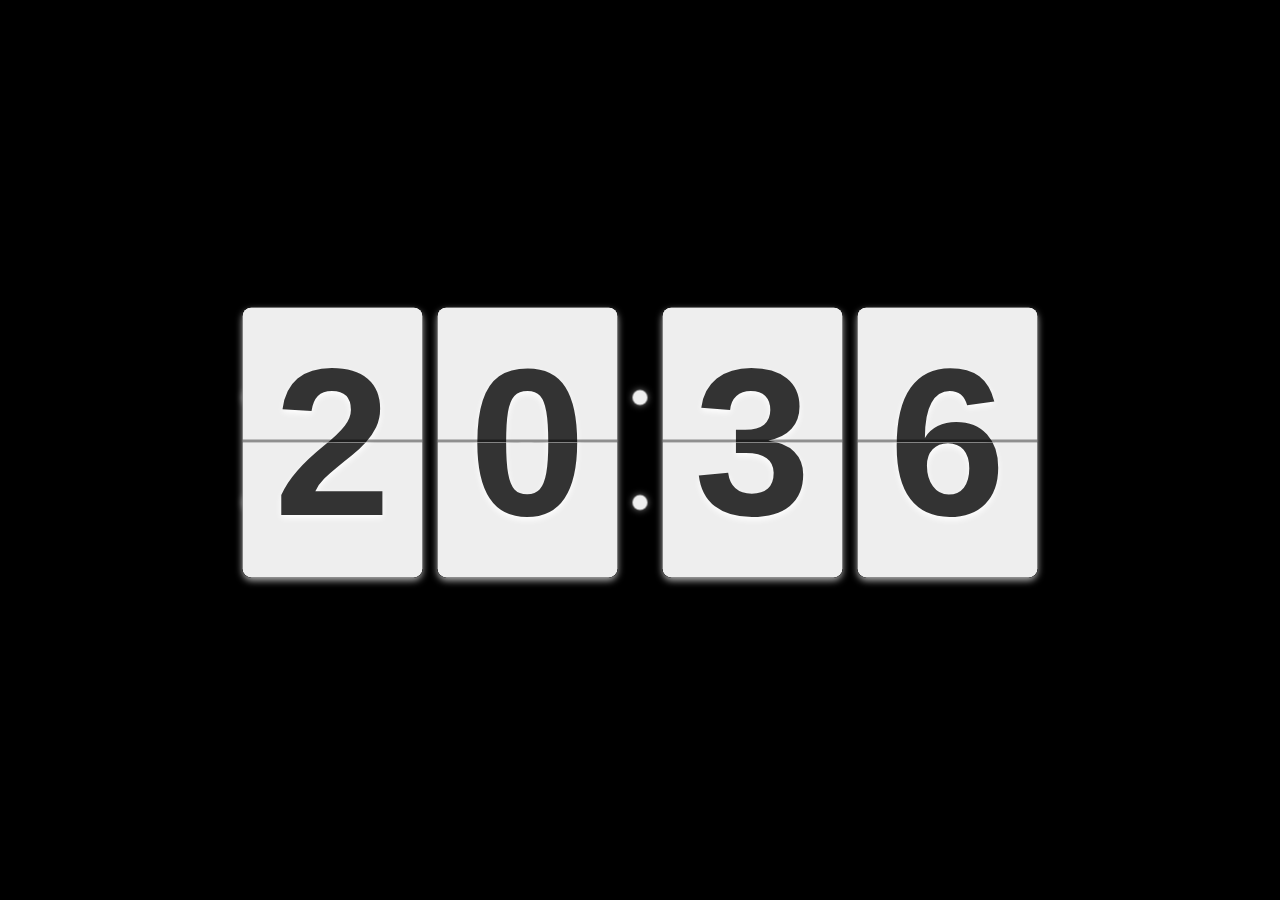
<file: index.html>
<html>
	<head>
		<link rel="stylesheet" href="./compiled/flipclock.css">

		<script src="http://ajax.googleapis.com/ajax/libs/jquery/1.10.2/jquery.min.js"></script>

		<script src="./compiled/flipclock.js"></script>
		<style>
			html, body {
				margin: 0;
			}
			body {
				background: black;
			}
			.container {
				width: 100%;
				height: 100%;
				margin: 0;
				display: flex;
			}
			.clock {
				transform: scale(1.5);
				margin: auto;
    			display: inline-block;
    			width: auto;
			}
		</style>		
	</head>
	<body>
		<div class="container">
			<div class="clock" style="margin: auto"></div>
		</div>

		<script type="text/javascript">
			var clock;
			
			$(document).ready(function() {
				clock = $('.clock').FlipClock({
					clockFace: 'TwentyFourHourClock',
					showSeconds: false
				});
			});
		</script>
		
	</body>
</html>
</file>
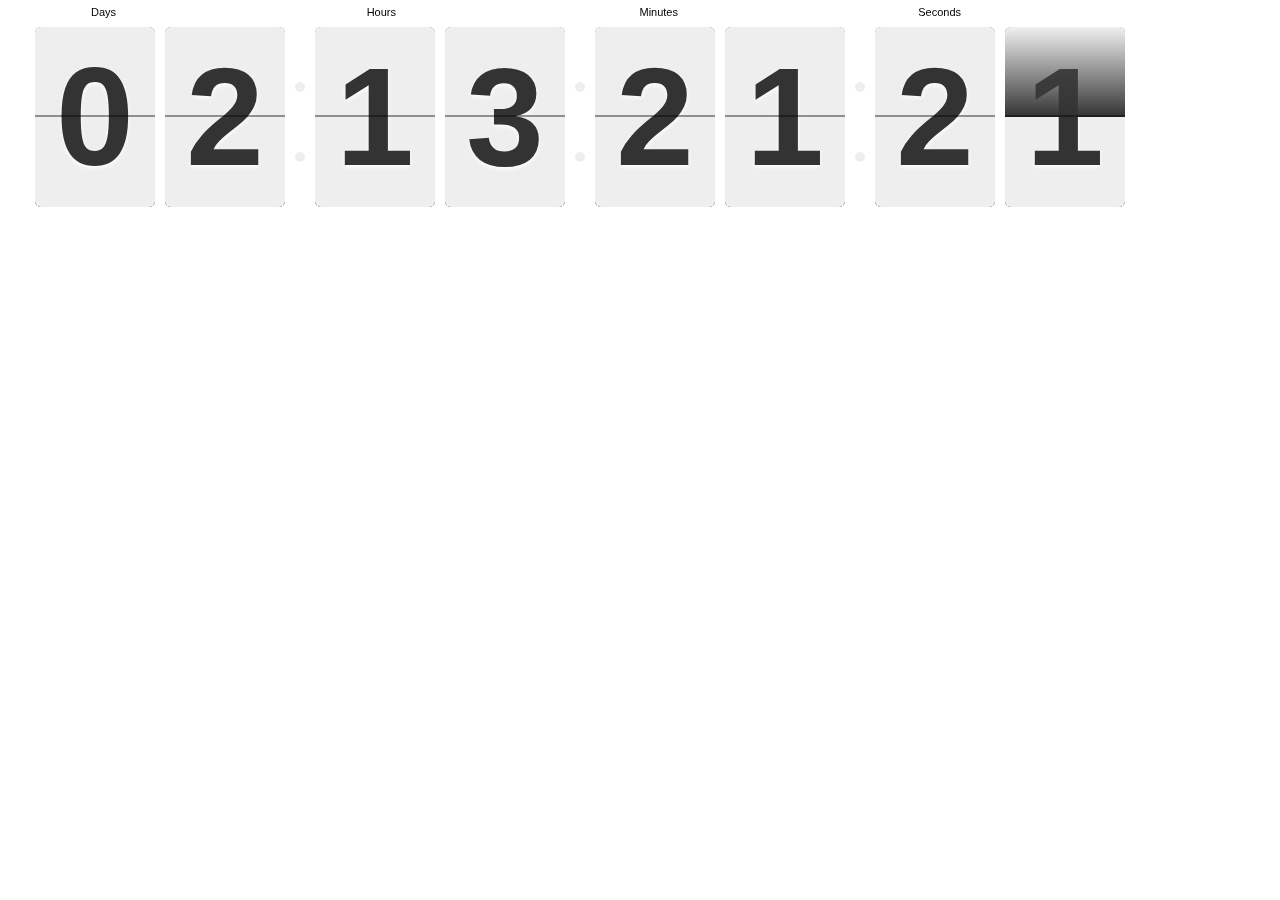
<file: examples/base.html>
<html>
	<head>
		<link rel="stylesheet" href="../compiled/flipclock.css">

		<script src="http://ajax.googleapis.com/ajax/libs/jquery/1.10.2/jquery.min.js"></script>

		<script src="../compiled/flipclock.js"></script>
	</head>
	<body>
	<div class="clock" style="margin:2em;"></div>
	<div class="message"></div>

	<script type="text/javascript">
		var clock;
		
		$(document).ready(function() {
			var clock;

			clock = $('.clock').FlipClock({
		        clockFace: 'DailyCounter',
		        autoStart: false,
		        callbacks: {
		        	stop: function() {
		        		$('.message').html('The clock has stopped!')
		        	}
		        }
		    });
				    
		    clock.setTime(220880);
		    clock.setCountdown(true);
		    clock.start();

		});
	</script>
	
	</body>
</html>
</file>
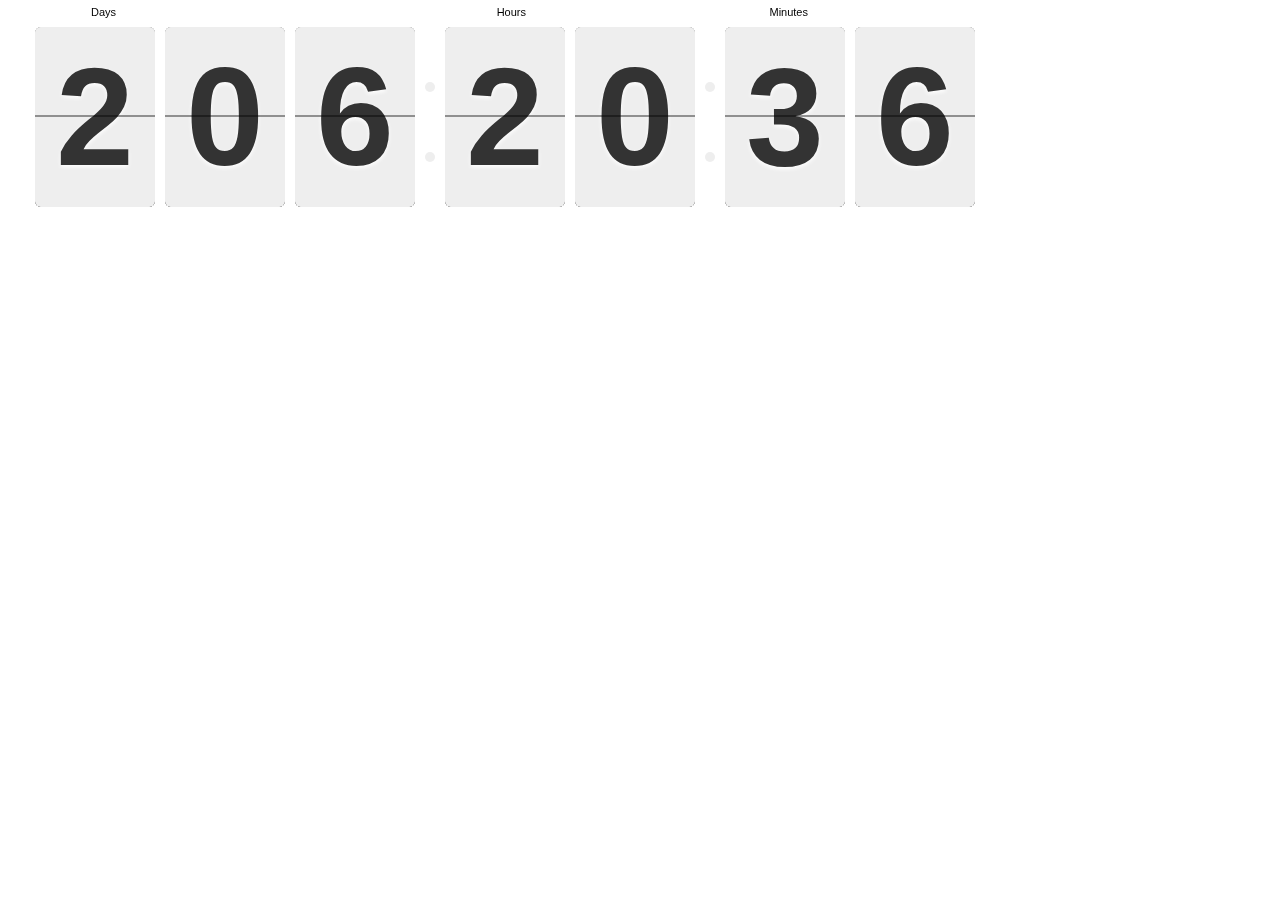
<file: examples/countdown-from-new-years-without-seconds.html>
<html>
	<head>
		<link rel="stylesheet" href="../compiled/flipclock.css">

		<script src="http://ajax.googleapis.com/ajax/libs/jquery/1.10.2/jquery.min.js"></script>

		<script src="../compiled/flipclock.js"></script>	
	</head>
	<body>
		<div class="clock" style="margin:2em;"></div>
		
		<script type="text/javascript">
			var clock;

			$(document).ready(function() {

				// Grab the current date
				var currentDate = new Date();

				// Set some date in the past. In this case, it's always been since Jan 1
				var pastDate  = new Date(currentDate.getFullYear(), 0, 1);

				// Calculate the difference in seconds between the future and current date
				var diff = currentDate.getTime() / 1000 - pastDate.getTime() / 1000;

				// Instantiate a coutdown FlipClock
				clock = $('.clock').FlipClock(diff, {
					clockFace: 'DailyCounter',
					showSeconds: false
				});
			});
		</script>
		
	</body>
</html>
</file>
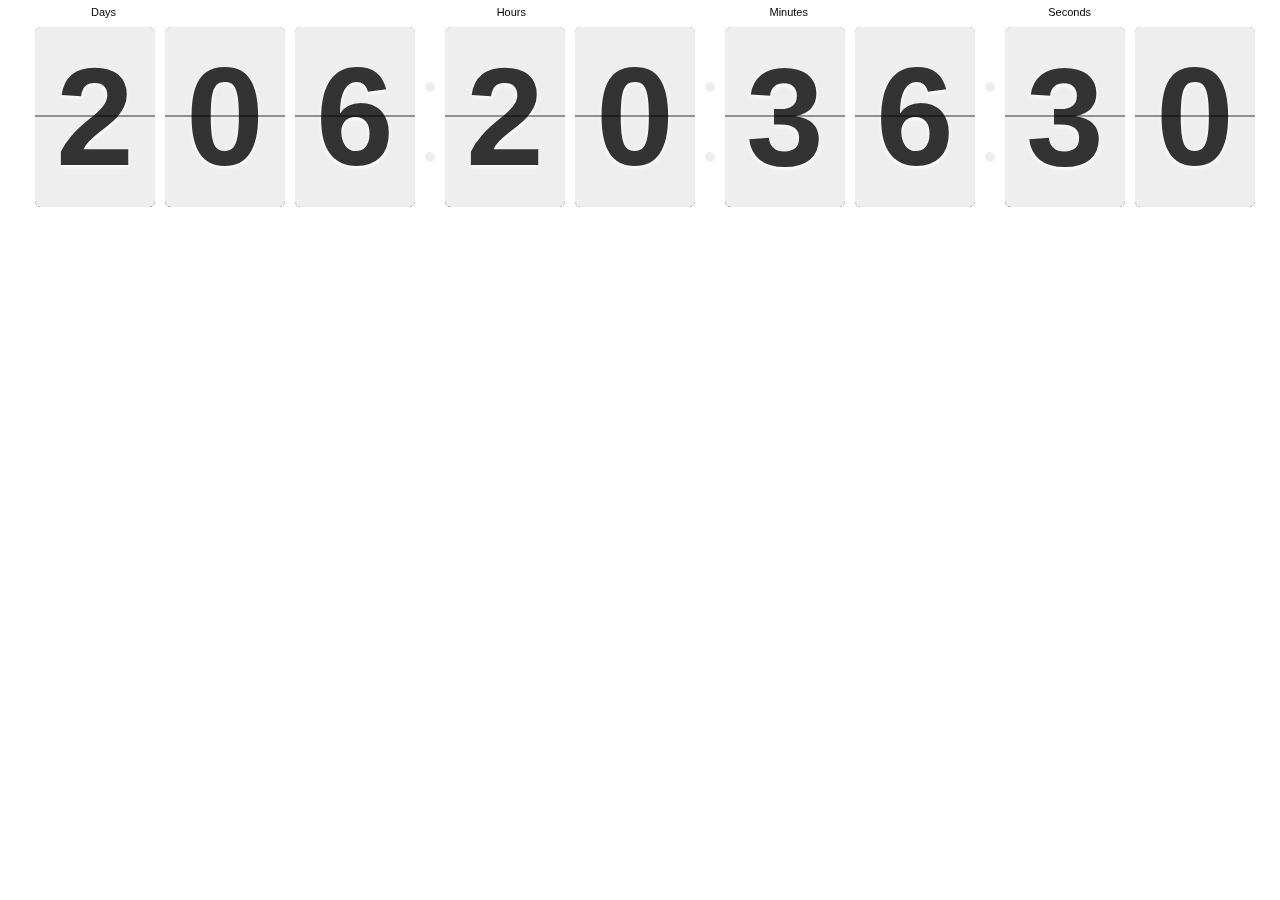
<file: examples/countdown-from-new-years.html>
<html>
	<head>
		<link rel="stylesheet" href="../compiled/flipclock.css">

		<script src="http://ajax.googleapis.com/ajax/libs/jquery/1.10.2/jquery.min.js"></script>

		<script src="../compiled/flipclock.js"></script>	
	</head>
	<body>
		<div class="clock" style="margin:2em;"></div>
		
		<script type="text/javascript">
			var clock;

			$(document).ready(function() {

				// Grab the current date
				var currentDate = new Date();

				// Set some date in the past. In this case, it's always been since Jan 1
				var pastDate  = new Date(currentDate.getFullYear(), 0, 1);

				// Calculate the difference in seconds between the future and current date
				var diff = currentDate.getTime() / 1000 - pastDate.getTime() / 1000;

				// Instantiate a coutdown FlipClock
				clock = $('.clock').FlipClock(diff, {
					clockFace: 'DailyCounter'
				});
			});
		</script>
		
	</body>
</html>
</file>
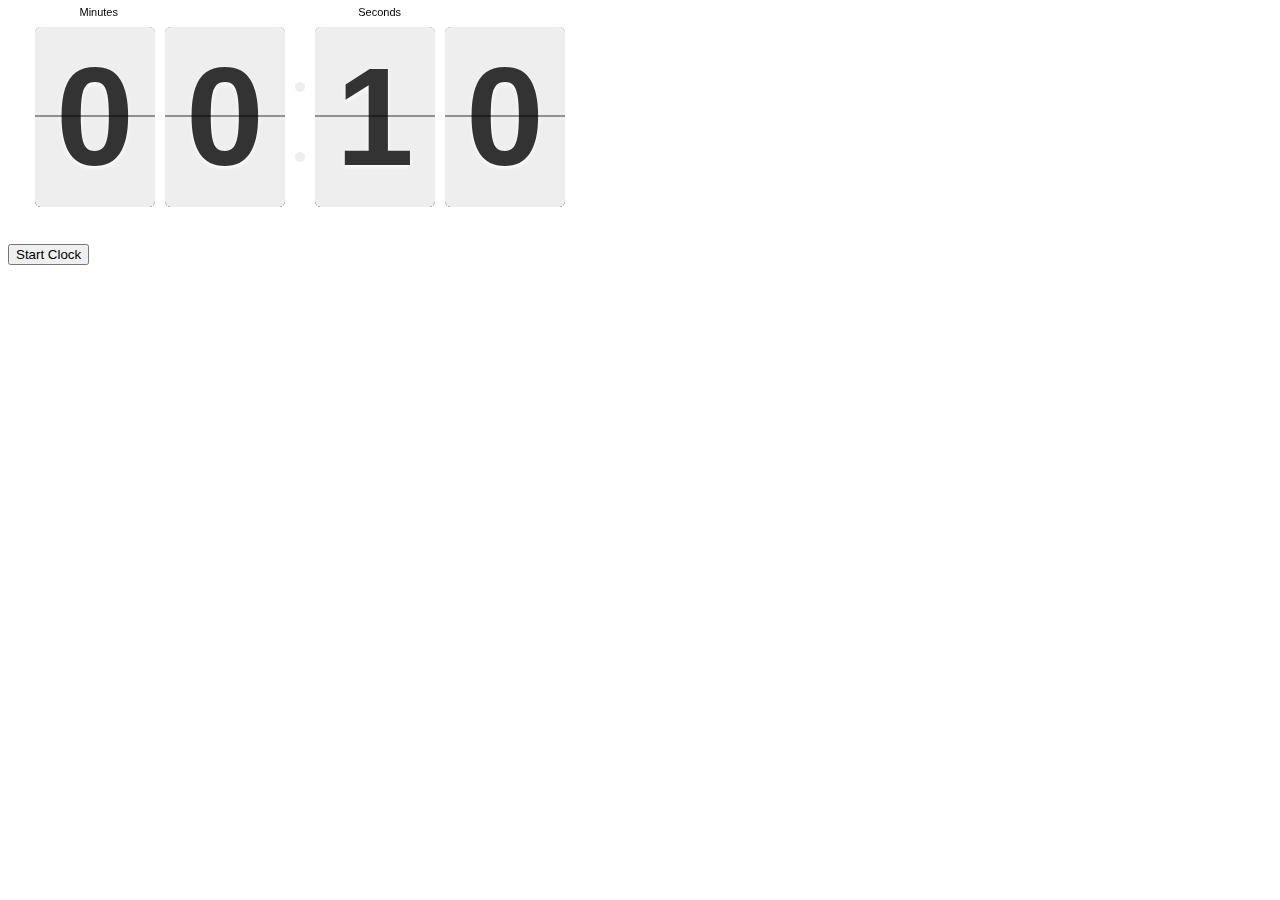
<file: examples/countdown-start-callback.html>
<html>
	<head>
		<link rel="stylesheet" href="../compiled/flipclock.css">

		<script src="http://ajax.googleapis.com/ajax/libs/jquery/1.10.2/jquery.min.js"></script>

		<script src="../compiled/flipclock.js"></script>		
	</head>
	<body>
	<div class="clock" style="margin:2em;"></div>
	<div class="message"></div>

	<button class="start">Start Clock</button>

	<script type="text/javascript">
		var clock;
		
		$(document).ready(function() {
			
			clock = $('.clock').FlipClock(10, {
		        clockFace: 'MinuteCounter',
		        countdown: true,
		        autoStart: false,
		        callbacks: {
		        	start: function() {
		        		$('.message').html('The clock has started!');
		        	}
		        }
		    });

		    $('.start').click(function(e) {

		    	clock.start();
		    });

		});
	</script>
	
	</body>
</html>
</file>
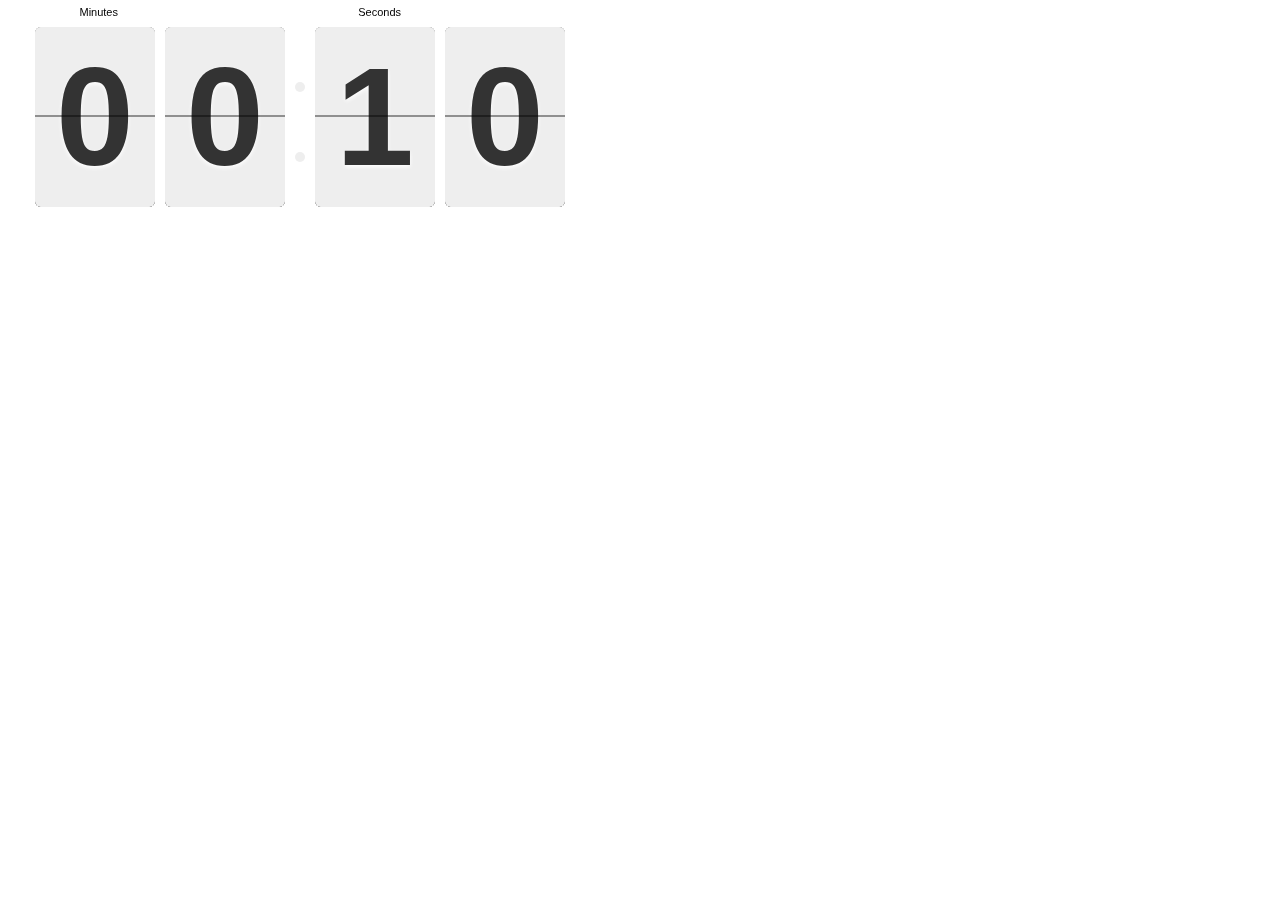
<file: examples/countdown-stop-callback.html>
<html>
	<head>
		<link rel="stylesheet" href="../compiled/flipclock.css">

		<script src="http://ajax.googleapis.com/ajax/libs/jquery/1.10.2/jquery.min.js"></script>

		<script src="../compiled/flipclock.js"></script>		
	</head>
	<body>
	<div class="clock" style="margin:2em;"></div>
	<div class="message"></div>

	<script type="text/javascript">
		var clock;
		
		$(document).ready(function() {

			clock = $('.clock').FlipClock(10, {
		        clockFace: 'MinuteCounter',
		        countdown: true,
		        callbacks: {
		        	stop: function() {
		        		$('.message').html('The clock has stopped!');
		        	}
		        }
		    });

		});
		
	</script>
	
	</body>
</html>
</file>
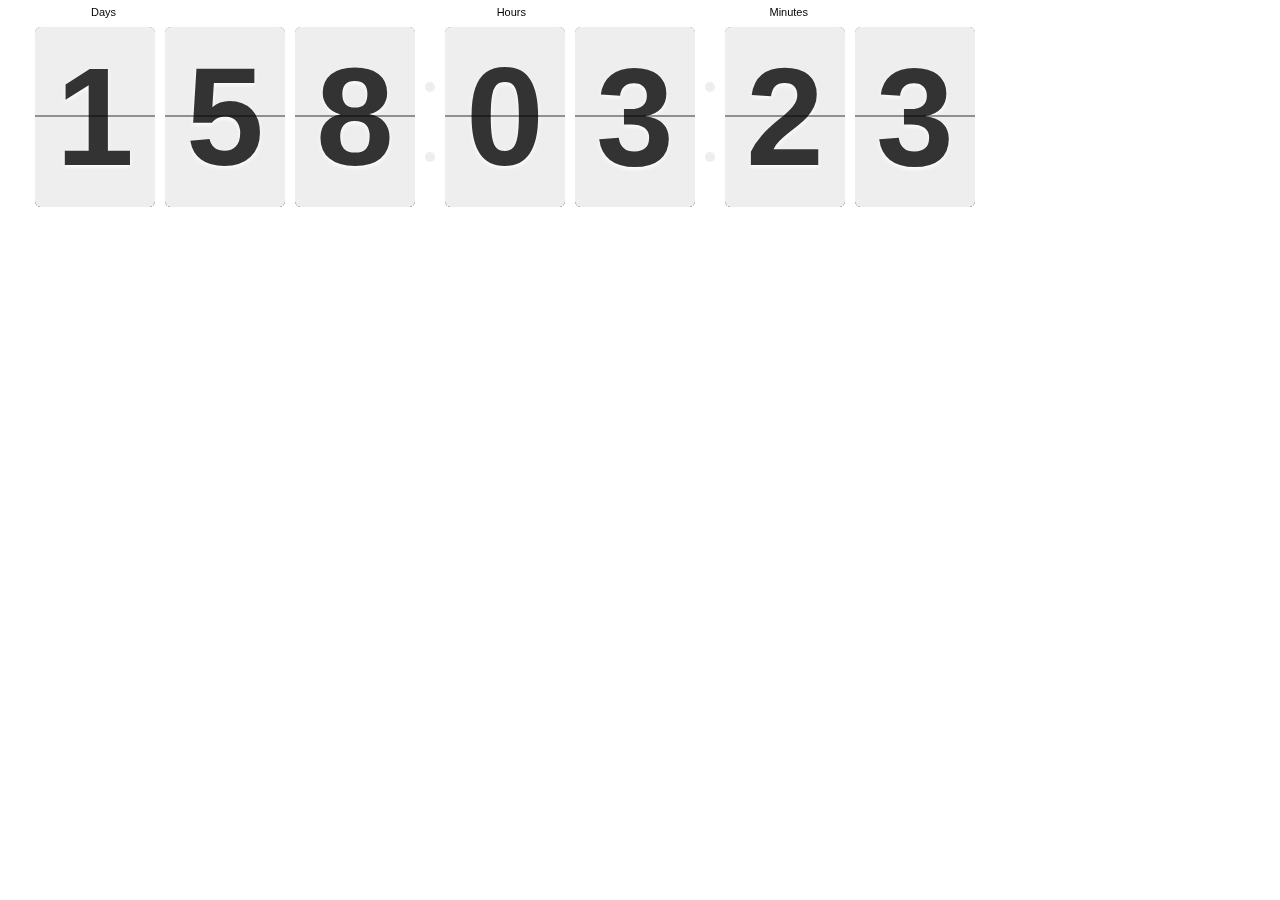
<file: examples/countdown-to-new-years-without-seconds.html>
<html>
	<head>
		<link rel="stylesheet" href="../compiled/flipclock.css">

		<script src="http://ajax.googleapis.com/ajax/libs/jquery/1.10.2/jquery.min.js"></script>

		<script src="../compiled/flipclock.js"></script>		
	</head>
	<body>
		<div class="clock" style="margin:2em;"></div>
		
		<script type="text/javascript">
			var clock;

			$(document).ready(function() {

				// Grab the current date
				var currentDate = new Date();

				// Set some date in the future. In this case, it's always Jan 1
				var futureDate  = new Date(currentDate.getFullYear() + 1, 0, 1);

				// Calculate the difference in seconds between the future and current date
				var diff = futureDate.getTime() / 1000 - currentDate.getTime() / 1000;

				// Instantiate a coutdown FlipClock
				clock = $('.clock').FlipClock(diff, {
					clockFace: 'DailyCounter',
					countdown: true,
					showSeconds: false
				});
			});
		</script>
		
	</body>
</html>
</file>
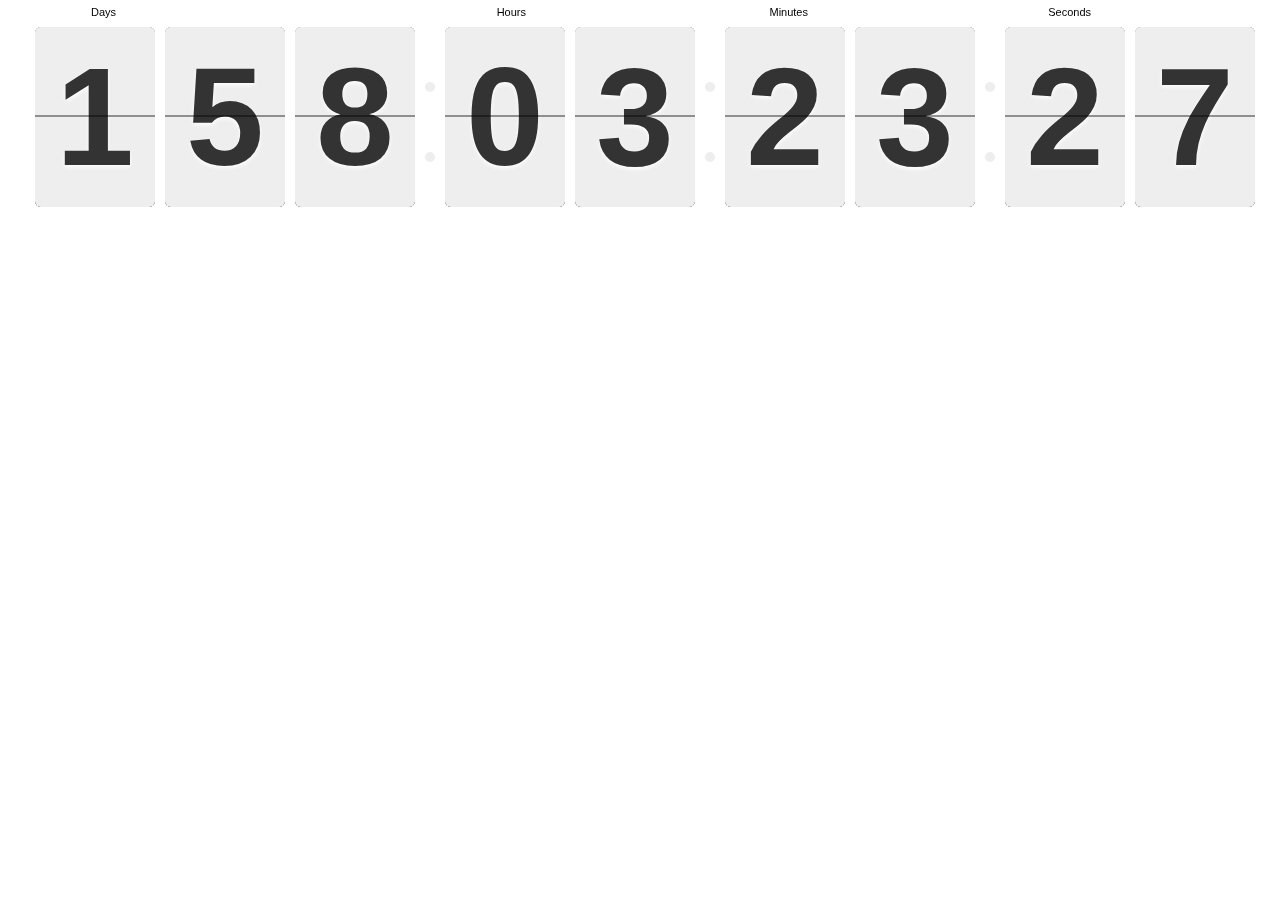
<file: examples/countdown-to-new-years.html>
<html>
	<head>
		<link rel="stylesheet" href="../compiled/flipclock.css">

		<script src="http://ajax.googleapis.com/ajax/libs/jquery/1.10.2/jquery.min.js"></script>

		<script src="../compiled/flipclock.js"></script>	
	</head>
	<body>
		<div class="clock" style="margin:2em;"></div>
		
		<script type="text/javascript">
			var clock;

			$(document).ready(function() {

				// Grab the current date
				var currentDate = new Date();

				// Set some date in the future. In this case, it's always Jan 1
				var futureDate  = new Date(currentDate.getFullYear() + 1, 0, 1);

				// Calculate the difference in seconds between the future and current date
				var diff = futureDate.getTime() / 1000 - currentDate.getTime() / 1000;

				// Instantiate a coutdown FlipClock
				clock = $('.clock').FlipClock(diff, {
					clockFace: 'DailyCounter',
					countdown: true
				});
			});
		</script>
		
	</body>
</html>
</file>
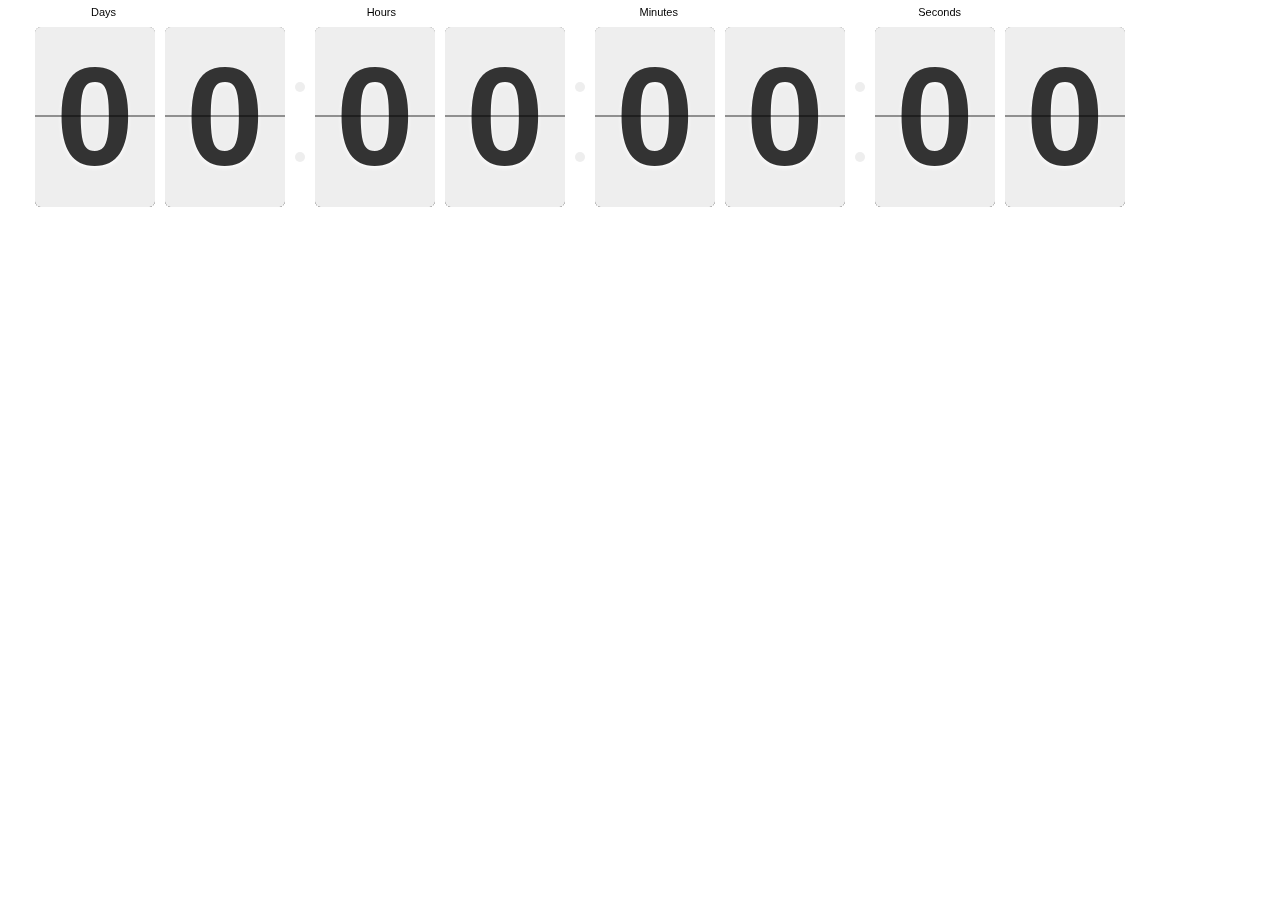
<file: examples/daily-counter.html>
<html>
	<head>
		<link rel="stylesheet" href="../compiled/flipclock.css">

		<script src="http://ajax.googleapis.com/ajax/libs/jquery/1.10.2/jquery.min.js"></script>

		<script src="../compiled/flipclock.js"></script>		
	</head>
	<body>
	<div class="clock" style="margin:2em;"></div>
	<div class="message"></div>

	<script type="text/javascript">
		var clock;
		
		$(document).ready(function() {
			
			clock = $('.clock').FlipClock({
		        clockFace: 'DailyCounter'
		    });
		});
	</script>
	
	</body>
</html>
</file>
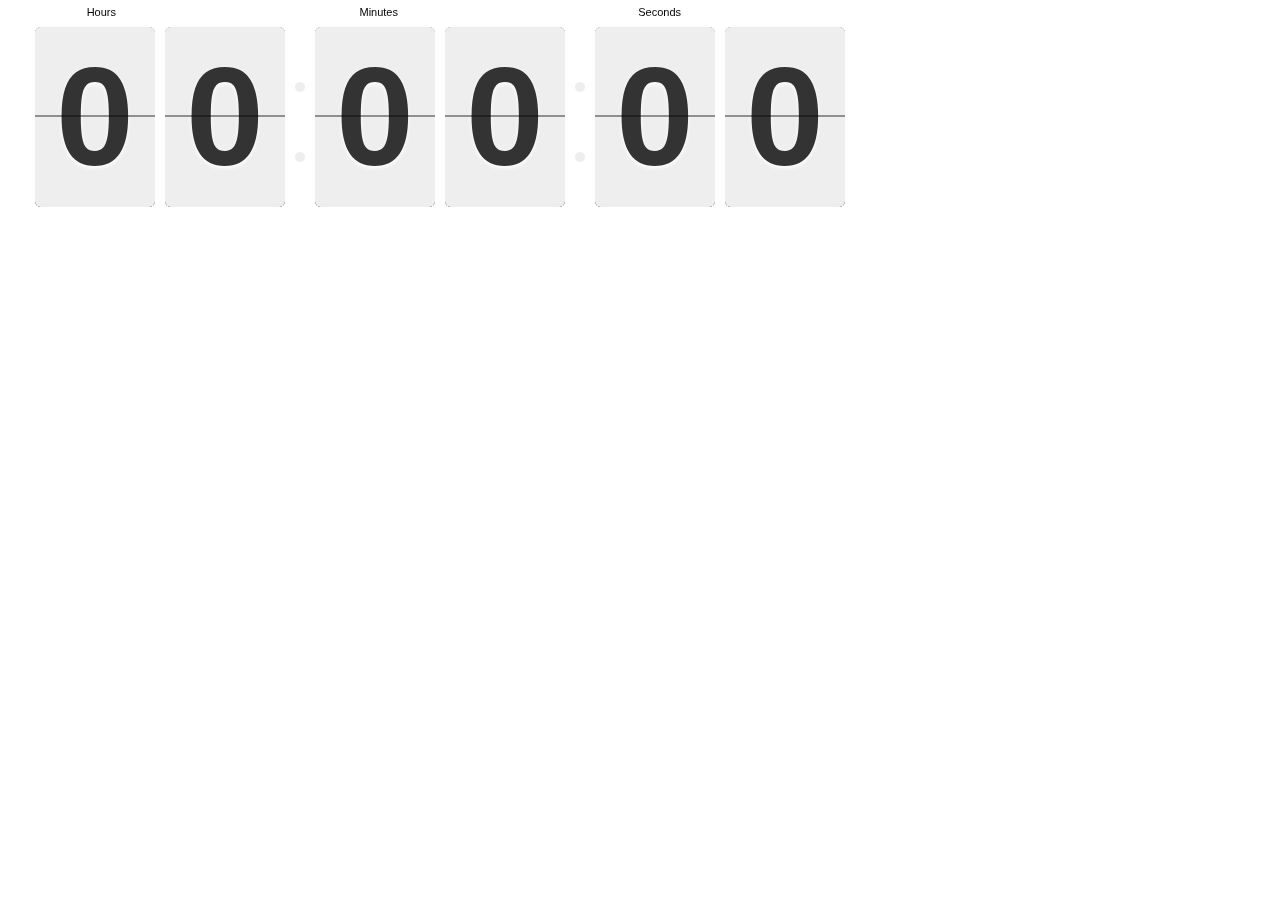
<file: examples/hourly-counter.html>
<html>
	<head>
		<link rel="stylesheet" href="../compiled/flipclock.css">

		<script src="http://ajax.googleapis.com/ajax/libs/jquery/1.10.2/jquery.min.js"></script>

		<script src="../compiled/flipclock.js"></script>		
	</head>
	<body>
	<div class="clock" style="margin:2em;"></div>
	<div class="message"></div>

	<script type="text/javascript">
		var clock;
		
		$(document).ready(function() {
			
			clock = $('.clock').FlipClock({
		        clockFace: 'HourlyCounter'
		    });
		});
	</script>
	
	</body>
</html>
</file>
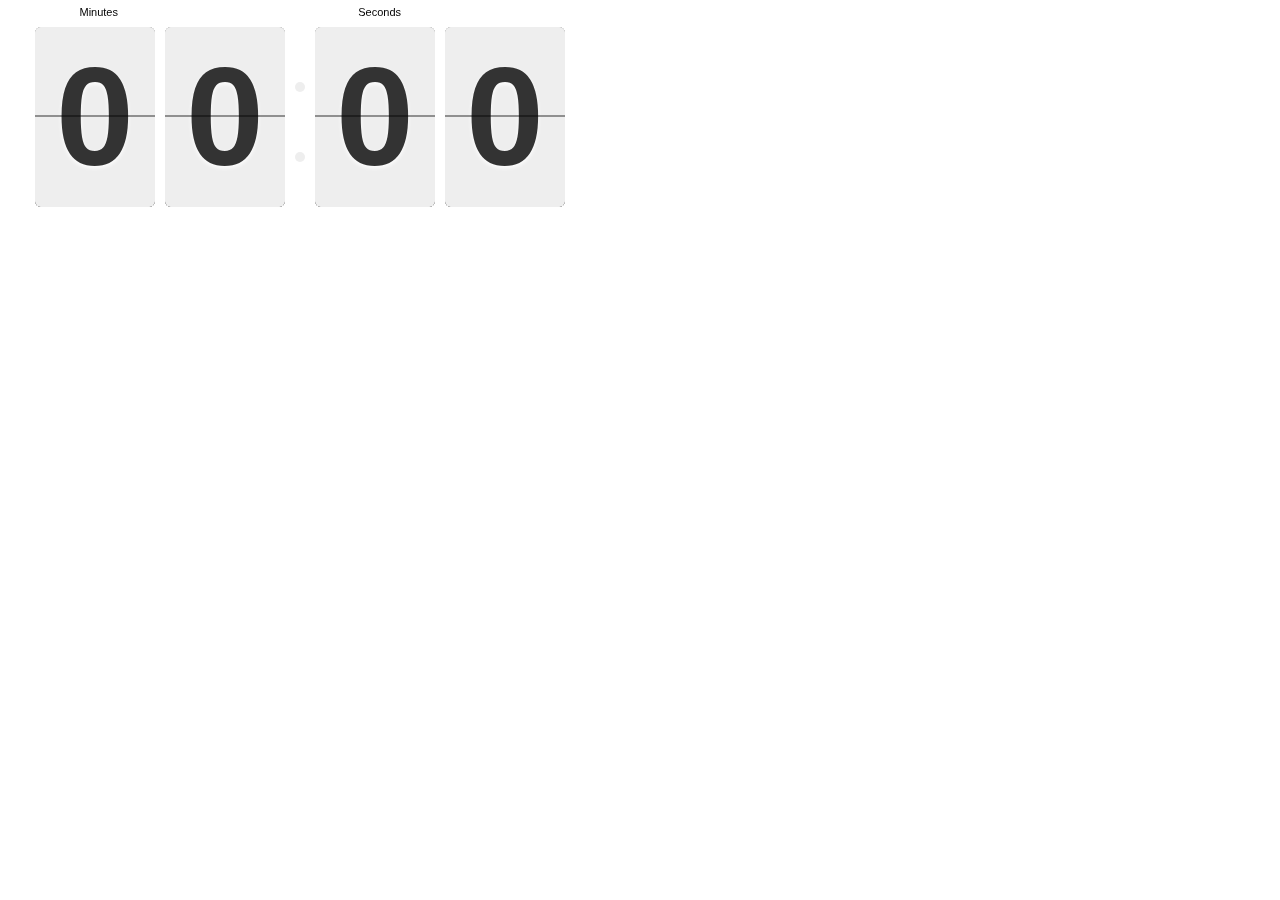
<file: examples/interval-callback.html>
<html>
	<head>
		<link rel="stylesheet" href="../compiled/flipclock.css">

		<script src="http://ajax.googleapis.com/ajax/libs/jquery/1.10.2/jquery.min.js"></script>

		<script src="../compiled/flipclock.js"></script>		
	</head>
	<body>
	<div class="clock" style="margin:2em;"></div>
	<div class="message"></div>

	<script type="text/javascript">
		var clock;
		
		$(document).ready(function() {
			
			clock = $('.clock').FlipClock({
		        clockFace: 'MinuteCounter',
		        callbacks: {
		        	interval: function() {
		        		var time = this.factory.getTime().time;
		        		
		        		if(time) {
			        		console.log('interval', time);
			        	}
		        	}
		        }
		    });
		});
	</script>
	
	</body>
</html>
</file>
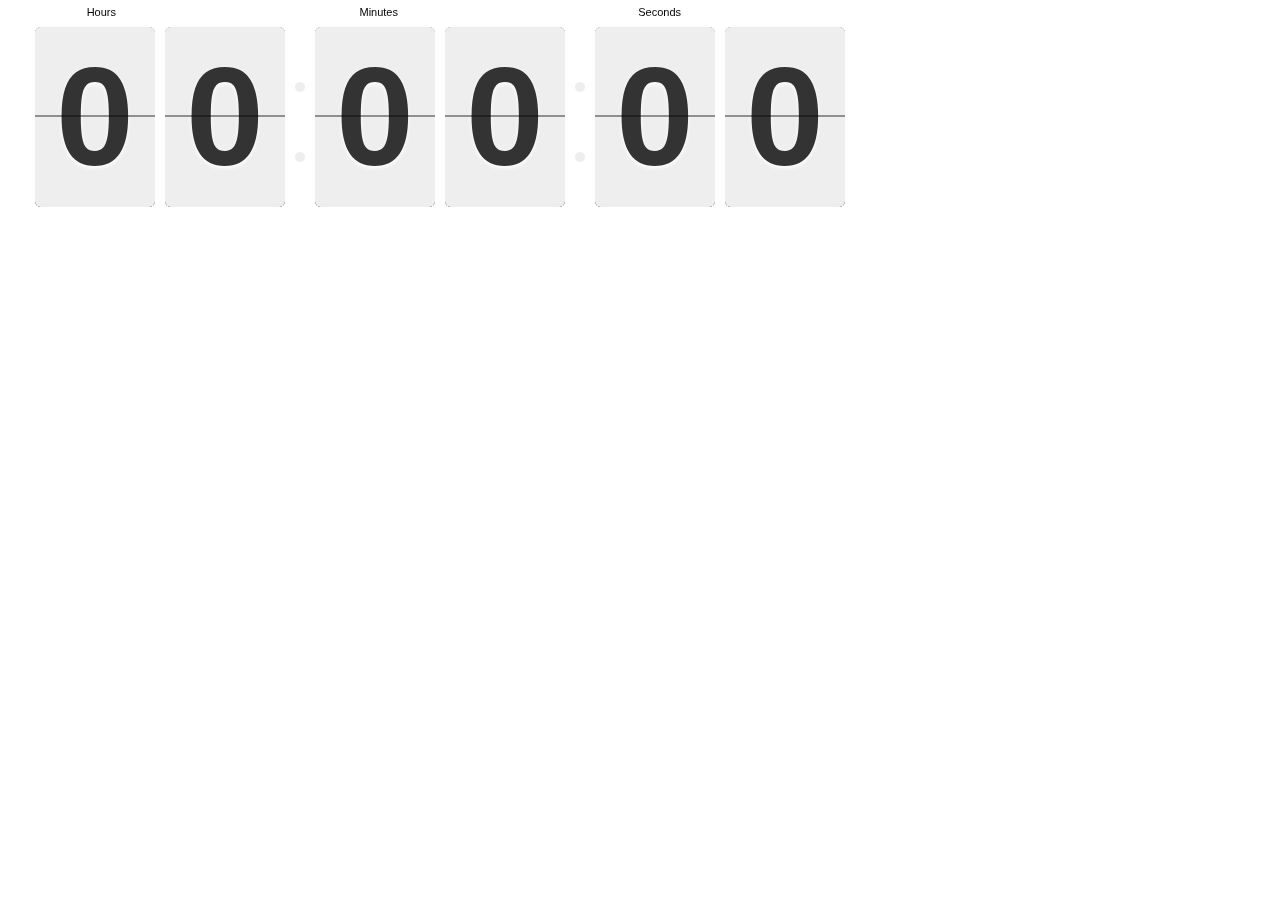
<file: examples/load-new-clock-face.html>
<html>
	<head>
		<link rel="stylesheet" href="../compiled/flipclock.css">

		<script src="http://ajax.googleapis.com/ajax/libs/jquery/1.10.2/jquery.min.js"></script>

		<script src="../compiled/flipclock.js"></script>		
	</head>
	<body>
		<div class="clock" style="margin:2em;"></div>

		<script type="text/javascript">
			var clock;

			$(document).ready(function() {

				// Instantiate a counter
				clock = new FlipClock($('.clock'), {
					clockFace: 'HourlyCounter',
					autoStart: true
				});

				setTimeout(function() {
					clock.loadClockFace('MinuteCounter');
				}, 3000);

				setTimeout(function() {
					clock.loadClockFace('HourlyCounter');
				}, 7000);

				setTimeout(function() {
					clock.loadClockFace('Counter', {
						autoStart: true
					});
				}, 10000);
			});
		</script>
		
	</body>
</html>
</file>
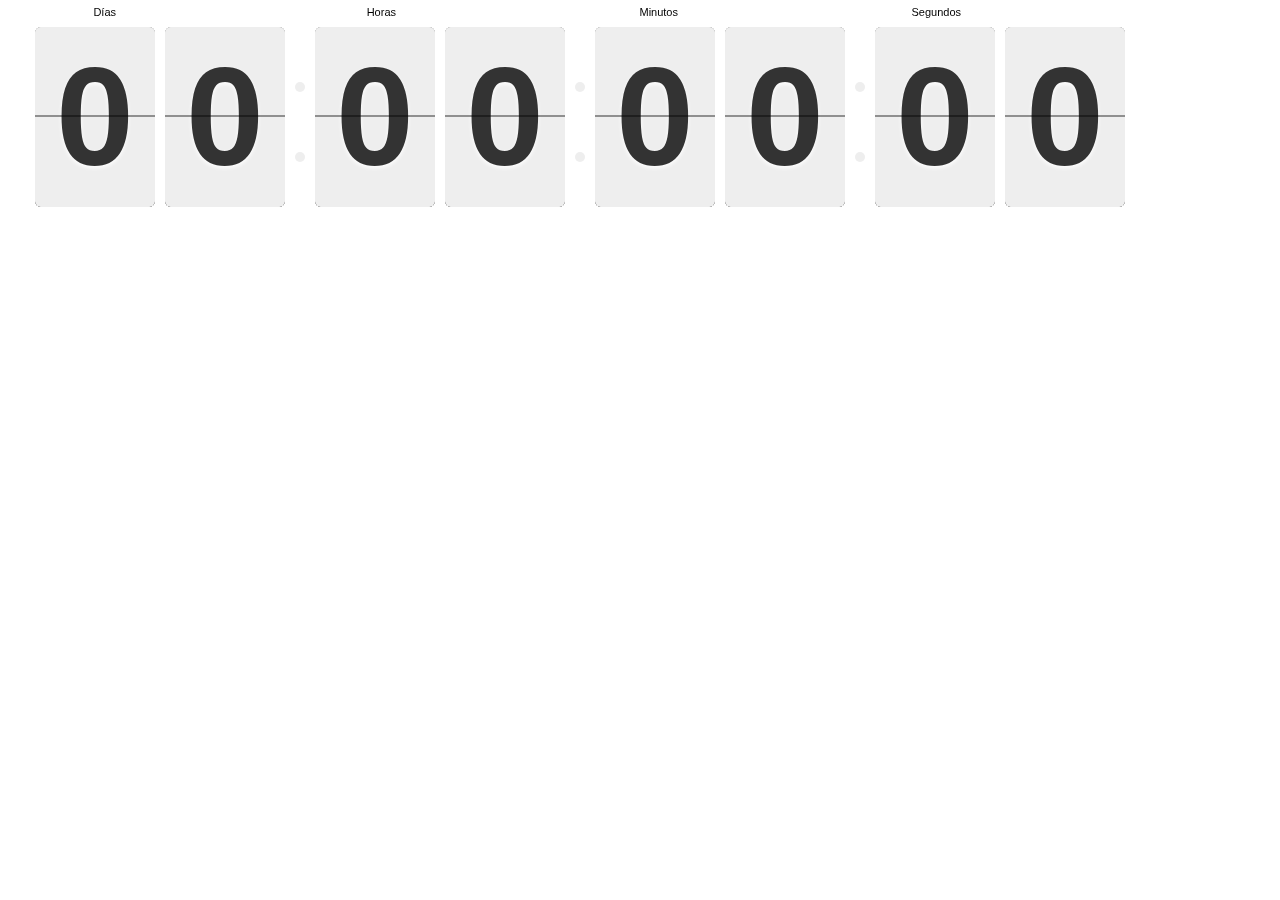
<file: examples/localization.html>
<html>
	<head>
		<link rel="stylesheet" href="../compiled/flipclock.css">

		<script src="http://ajax.googleapis.com/ajax/libs/jquery/1.10.2/jquery.min.js"></script>

		<script src="../compiled/flipclock.js"></script>
	</head>
	<body>
		<div class="clock" style="margin:2em;"></div>

		<script type="text/javascript">
			var clock;
			
			$(document).ready(function() {
				clock = $('.clock').FlipClock({
					clockFace: 'DailyCounter',
					language: 'es'
				});
			});
		</script>
		
	</body>
</html>
</file>
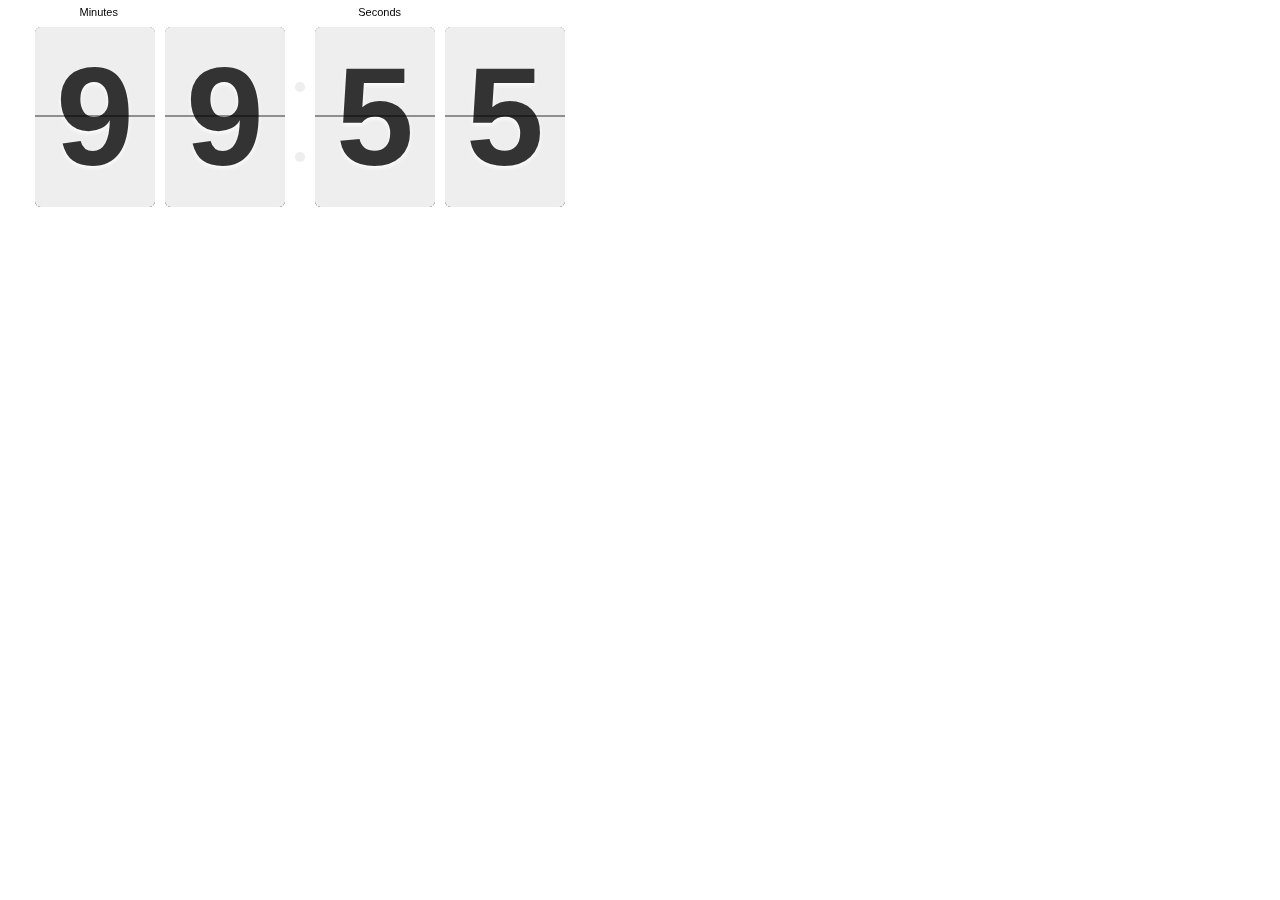
<file: examples/minute-counter-overflow.html>
<html>
	<head>
		<link rel="stylesheet" href="../compiled/flipclock.css">

		<script src="http://ajax.googleapis.com/ajax/libs/jquery/1.10.2/jquery.min.js"></script>

		<script src="../compiled/flipclock.js"></script>		
	</head>
	<body>
	<div class="clock" style="margin:2em;"></div>
	
	<script type="text/javascript">
		var clock;
		
		$(document).ready(function() {
			
			clock = $('.clock').FlipClock({
                clockFace: 'MinuteCounter'
            });

            clock.setTime(60*100-5);
		});
	</script>
	
	</body>
</html>
</file>
<file: compiled/flipclock.css>
/* Get the bourbon mixin from http://bourbon.io */
/* Reset */
.flip-clock-wrapper * {
    -webkit-box-sizing: border-box;
    -moz-box-sizing: border-box;
    -ms-box-sizing: border-box;
    -o-box-sizing: border-box;
    box-sizing: border-box;
    -webkit-backface-visibility: hidden;
    -moz-backface-visibility: hidden;
    -ms-backface-visibility: hidden;
    -o-backface-visibility: hidden;
    backface-visibility: hidden;
}

.flip-clock-wrapper a {
  cursor: pointer;
  text-decoration: none;
  color: #ccc; }

.flip-clock-wrapper a:hover {
  color: #fff; }

.flip-clock-wrapper ul {
  list-style: none; }

.flip-clock-wrapper.clearfix:before,
.flip-clock-wrapper.clearfix:after {
  content: " ";
  display: table; }

.flip-clock-wrapper.clearfix:after {
  clear: both; }

.flip-clock-wrapper.clearfix {
  *zoom: 1; }

/* Main */
.flip-clock-wrapper {
  font: normal 11px "Helvetica Neue", Helvetica, sans-serif;
  -webkit-user-select: none; }

.flip-clock-meridium {
  background: none !important;
  box-shadow: 0 0 0 !important;
  font-size: 36px !important; }

.flip-clock-meridium a { color: #313333; }

.flip-clock-wrapper {
  text-align: center;
  position: relative;
  width: 100%;
  margin: 1em;
}

.flip-clock-wrapper:before,
.flip-clock-wrapper:after {
    content: " "; /* 1 */
    display: table; /* 2 */
}
.flip-clock-wrapper:after {
    clear: both;
}

/* Skeleton */
.flip-clock-wrapper ul {
  position: relative;
  float: left;
  margin: 5px;
  width: 120px;
  height: 180px;
  font-size: 80px;
  font-weight: bold;
  line-height: 87px;
  border-radius: 6px;
  background: #000;
}

.flip-clock-wrapper ul li {
  z-index: 1;
  position: absolute;
  left: 0;
  top: 0;
  width: 100%;
  height: 100%;
  line-height: 87px;
  text-decoration: none !important;
}

.flip-clock-wrapper ul li:first-child {
  z-index: 2; }

.flip-clock-wrapper ul li a {
  display: block;
  height: 100%;
  -webkit-perspective: 200px;
  -moz-perspective: 200px;
  perspective: 200px;
  margin: 0 !important;
  overflow: visible !important;
  cursor: default !important; }

.flip-clock-wrapper ul li a div {
  z-index: 1;
  position: absolute;
  left: 0;
  width: 100%;
  height: 50%;
  font-size: 80px;
  overflow: hidden; 
  outline: 1px solid transparent; }

.flip-clock-wrapper ul li a div .shadow {
  position: absolute;
  width: 100%;
  height: 100%;
  z-index: 2; }

.flip-clock-wrapper ul li a div.up {
  -webkit-transform-origin: 50% 100%;
  -moz-transform-origin: 50% 100%;
  -ms-transform-origin: 50% 100%;
  -o-transform-origin: 50% 100%;
  transform-origin: 50% 100%;
  top: 0; }

.flip-clock-wrapper ul li a div.up:after {
  content: "";
  position: absolute;
  top: 88px;
  left: 0;
  z-index: 5;
  width: 100%;
  height: 6px;
  background-color: #000;
  background-color: rgba(0, 0, 0, 0.4); }

.flip-clock-wrapper ul li a div.down {
  -webkit-transform-origin: 50% 0;
  -moz-transform-origin: 50% 0;
  -ms-transform-origin: 50% 0;
  -o-transform-origin: 50% 0;
  transform-origin: 50% 0;
  bottom: 0;
  border-bottom-left-radius: 6px;
  border-bottom-right-radius: 6px;
}

.flip-clock-wrapper ul li a div div.inn {
  position: absolute;
  left: 0;
  z-index: 1;
  width: 100%;
  height: 200%;
  color: #333;
  text-shadow: 0 2px 4px #fff;
  text-align: center;
  background-color: #eee;
  border-radius: 6px;
  font-size: 140px;
  line-height: 180px; }

.flip-clock-wrapper ul li a div.up div.inn {
  top: 0; }

.flip-clock-wrapper ul li a div.down div.inn {
  bottom: 0; }

/* PLAY */
.flip-clock-wrapper ul.play li.flip-clock-before {
  z-index: 3; }

.flip-clock-wrapper .flip {   box-shadow: 0 2px 5px rgba(255, 255, 255, 0.7); }

.flip-clock-wrapper ul.play li.flip-clock-active {
  -webkit-animation: asd 0.01s 0.49s linear both;
  -moz-animation: asd 0.01s 0.49s linear both;
  animation: asd 0.01s 0.49s linear both;
  z-index: 5; }

.flip-clock-divider {
  float: left;
  display: inline-block;
  position: relative;
  width: 20px;
  height: 200px; }

.flip-clock-divider:first-child {
  width: 0; }

.flip-clock-dot {
  display: block;
  background: #eee;
  width: 10px;
  height: 10px;
  position: absolute;
  border-radius: 50%;
  box-shadow: 0 0 5px rgba(255, 255, 255, 0.5);
  left: 5px; }

.flip-clock-divider .flip-clock-label {
  position: absolute;
  top: -1.5em;
  right: -86px;
  color: black;
  text-shadow: none; }

.flip-clock-divider.minutes .flip-clock-label {
  right: -88px; }

.flip-clock-divider.seconds .flip-clock-label {
  right: -91px; }

.flip-clock-dot.top {
  top: 60px; }

.flip-clock-dot.bottom {
  bottom: 60px; }

@-webkit-keyframes asd {
  0% {
    z-index: 2; }

  100% {
    z-index: 4; } }

@-moz-keyframes asd {
  0% {
    z-index: 2; }

  100% {
    z-index: 4; } }

@-o-keyframes asd {
  0% {
    z-index: 2; }

  100% {
    z-index: 4; } }

@keyframes asd {
  0% {
    z-index: 2; }

  100% {
    z-index: 4; } }

.flip-clock-wrapper ul.play li.flip-clock-active .down {
  z-index: 2;
  -webkit-animation: turn 0.5s 0.5s linear both;
  -moz-animation: turn 0.5s 0.5s linear both;
  animation: turn 0.5s 0.5s linear both; }

@-webkit-keyframes turn {
  0% {
    -webkit-transform: rotateX(90deg); }

  100% {
    -webkit-transform: rotateX(0deg); } }

@-moz-keyframes turn {
  0% {
    -moz-transform: rotateX(90deg); }

  100% {
    -moz-transform: rotateX(0deg); } }

@-o-keyframes turn {
  0% {
    -o-transform: rotateX(90deg); }

  100% {
    -o-transform: rotateX(0deg); } }

@keyframes turn {
  0% {
    transform: rotateX(90deg); }

  100% {
    transform: rotateX(0deg); } }

.flip-clock-wrapper ul.play li.flip-clock-before .up {
  z-index: 2;
  -webkit-animation: turn2 0.5s linear both;
  -moz-animation: turn2 0.5s linear both;
  animation: turn2 0.5s linear both; }

@-webkit-keyframes turn2 {
  0% {
    -webkit-transform: rotateX(0deg); }

  100% {
    -webkit-transform: rotateX(-90deg); } }

@-moz-keyframes turn2 {
  0% {
    -moz-transform: rotateX(0deg); }

  100% {
    -moz-transform: rotateX(-90deg); } }

@-o-keyframes turn2 {
  0% {
    -o-transform: rotateX(0deg); }

  100% {
    -o-transform: rotateX(-90deg); } }

@keyframes turn2 {
  0% {
    transform: rotateX(0deg); }

  100% {
    transform: rotateX(-90deg); } }

.flip-clock-wrapper ul li.flip-clock-active {
  z-index: 3; }

/* SHADOW */
.flip-clock-wrapper ul.play li.flip-clock-before .up .shadow {
  background: -webkit-gradient(linear, left top, left bottom, color-stop(0%, rgba(255, 255, 255, 0.1)), color-stop(100%, #333));
  background: linear, top, rgba(255, 255, 255, 0.1) 0%, #333 100%;
  background: linear, to bottom, rgba(255, 255, 255, 0.1) 0%, #333 100%;
  -webkit-animation: show 0.5s linear both;
  -moz-animation: show 0.5s linear both;
  animation: show 0.5s linear both; }

.flip-clock-wrapper ul.play li.flip-clock-active .up .shadow {
  background: -webkit-gradient(linear, left top, left bottom, color-stop(0%, rgba(255, 255, 255, 0.1)), color-stop(100%, #333));
  background: linear, top, rgba(255, 255, 255, 0.1) 0%, #333 100%;
  background: linear, to bottom, rgba(255, 255, 255, 0.1) 0%, #333 100%;
  -webkit-animation: hide 0.5s 0.3s linear both;
  -moz-animation: hide 0.5s 0.3s linear both;
  animation: hide 0.5s 0.3s linear both; }

/*DOWN*/
.flip-clock-wrapper ul.play li.flip-clock-before .down .shadow {
  background: -webkit-gradient(linear, left top, left bottom, color-stop(0%, #333), color-stop(100%, rgba(255, 255, 255, 0.1)));
  background: linear, top, #333 0%, rgba(255, 255, 255, 0.1) 100%;
  background: linear, to bottom, #333 0%, rgba(255, 255, 255, 0.1) 100%;
  -webkit-animation: show 0.5s linear both;
  -moz-animation: show 0.5s linear both;
  animation: show 0.5s linear both; }

.flip-clock-wrapper ul.play li.flip-clock-active .down .shadow {
  -webkit-animation: hide 0.5s 0.3s linear both;
  -moz-animation: hide 0.5s 0.3s linear both;
  animation: hide 0.5s 0.2s linear both; }

@-webkit-keyframes show {
  0% {
    opacity: 0; }

  100% {
    opacity: 1; } }

@-moz-keyframes show {
  0% {
    opacity: 0; }

  100% {
    opacity: 1; } }

@-o-keyframes show {
  0% {
    opacity: 0; }

  100% {
    opacity: 1; } }

@keyframes show {
  0% {
    opacity: 0; }

  100% {
    opacity: 1; } }

@-webkit-keyframes hide {
  0% {
    opacity: 1; }

  100% {
    opacity: 0; } }

@-moz-keyframes hide {
  0% {
    opacity: 1; }

  100% {
    opacity: 0; } }

@-o-keyframes hide {
  0% {
    opacity: 1; }

  100% {
    opacity: 0; } }

@keyframes hide {
  0% {
    opacity: 1; }

  100% {
    opacity: 0; } }
</file>
